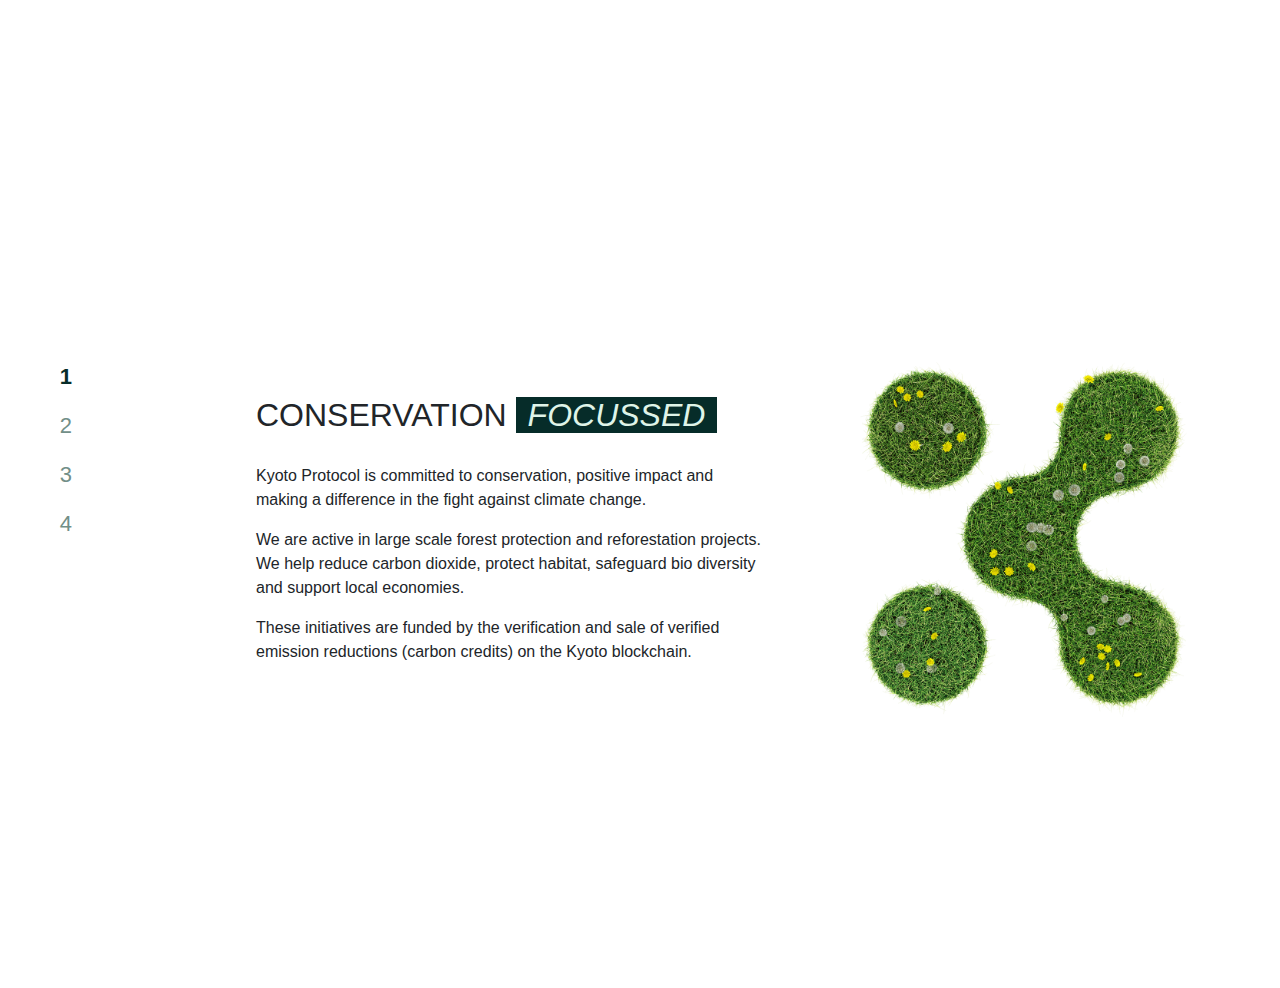
<file: scrollspy.html>
<!DOCTYPE html>
<html>
<head>
  <title>Bootstrap Example</title>
  <meta charset="utf-8">
  <meta name="viewport" content="width=device-width, initial-scale=1">
  <link href="https://maxcdn.bootstrapcdn.com/bootstrap/4.0.0/css/bootstrap.min.css" rel="stylesheet">
  <link href="custom.css" rel="stylesheet">
</head>
<body data-spy="scroll" data-target=".navbar" data-offset="50">
    <div class="container">
        <div class="row col-md-12 nav-centre">
          <div class="col-md-1 nav-centre">
            <nav id="NavbarList">
              <ul class="nav nav-pills flex-column">
                <li class="nav-item">
                  <a class="nav-link" href="#menu1">1</a>
                </li>
                <li class="nav-item">
                  <a class="nav-link" href="#menu2">2</a>
                </li>
                <li class="nav-item">
                  <a class="nav-link" href="#menu3">3</a>
                </li>
                <li class="nav-item">
                  <a class="nav-link" href="#menu4">4</a>
                </li>
              </ul>
            </nav>
          </div>
          <section id="scroll-fix" class="col-md-11">
          <div class="col-md-11 item-content" data-spy="scroll" data-target="#NavbarList" data-offset="0">
            <div id="menu1">
              <h3>CONSERVATION FOCUSSED</h3>
              <p>Kyoto Protocol is committed to conservation, positive impact and making a difference in the fight against climate change.</p>

              <p>We are active in large scale forest protection and reforestation projects. We help reduce carbon dioxide, protect habitat, safeguard bio diversity and support local economies. </p>
                
              <p>These initiatives are funded by the verification and sale of verified emission reductions (carbon credits) on the Kyoto blockchain.</p>
            </div>
            <div id="menu2" style="margin-top:15px;">
              <h3>Menu - 02</h3>
              <p>Lorem ipsum dolor sit amet, consectetur adipiscing elit, sed do eiusmod tempor incididunt ut labore et dolore magna aliqua. Ut enim ad minim veniam, quis nostrud exercitation ullamco laboris nisi ut aliquip ex ea commodo consequat. Duis aute irure
                dolor in reprehenderit in voluptate velit esse cillum dolore eu fugiat nulla pariatur. Excepteur sint occaecat cupidatat non proident, sunt in culpa qui officia deserunt mollit anim id est laborum.</p>
            </div>
            <div id="menu3" style="margin-top:15px;">
              <h3>Menu - 03</h3>
              <p>Lorem ipsum dolor sit amet, consectetur adipiscing elit, sed do eiusmod tempor incididunt ut labore et dolore magna aliqua. Ut enim ad minim veniam, quis nostrud exercitation ullamco laboris nisi ut aliquip ex ea commodo consequat. Duis aute irure
                dolor in reprehenderit in voluptate velit esse cillum dolore eu fugiat nulla pariatur. Excepteur sint occaecat cupidatat non proident, sunt in culpa qui officia deserunt mollit anim id est laborum.there's more content in this one than the other two</p>
            </div>
            <div id="menu4" style="margin-top:15px;">
              <h3>Menu - 04</h3>
              <p>Lorem ipsum dolor sit amet, consectetur adipiscing elit, sed do eiusmod tempor incididunt ut labore et dolore magna aliqua. Ut enim ad minim veniam, quis nostrud exercitation ullamco laboris nisi ut aliquip ex ea commodo consequat. Duis aute irure
                dolor in reprehenderit in voluptate velit esse cillum dolore eu fugiat nulla pariatur. Excepteur sint occaecat cupidatat non proident, sunt in culpa qui officia deserunt mollit anim id est laborum.there's more content in this one than the other two</p>
            </div>
          </section>
          </div>
          <div id="fake-scroll">
            <div id="logo"><figur title="Kyoto Foundation Logo"><img src="images/logo-window.png"></figure></div>
            <div id="menu1">
              <h2>CONSERVATION <span>FOCUSSED</span></h2>
              <p>Kyoto Protocol is committed to conservation, positive impact and making a difference in the fight against climate change.</p>
              <p>We are active in large scale forest protection and reforestation projects. We help reduce carbon dioxide, protect habitat, safeguard bio diversity and support local economies.</p> 
              <p>These initiatives are funded by the verification and sale of verified emission reductions (carbon credits) on the Kyoto blockchain.</p>
            </div>
            <div id="menu2"><h2>Some more text</h2><p>Lorem ipsum dolor sit amet, consectetur adipiscing elit, sed do eiusmod tempor incididunt ut labore et dolore magna aliqua. Ut enim ad minim veniam, quis nostrud exercitation ullamco laboris nisi ut aliquip ex ea commodo consequat. Duis aute irure
              dolor in reprehenderit in voluptate velit esse cillum dolore eu fugiat nulla pariatur. Excepteur sint occaecat cupidatat non proident, sunt in culpa qui officia deserunt mollit anim id est laborum.</p></div>
            <div id="menu3"><h2>Even more text</h2><p>Lorem ipsum dolor sit amet, consectetur adipiscing elit, sed do eiusmod tempor incididunt ut labore et dolore magna aliqua. Ut enim ad minim veniam, quis nostrud exercitation ullamco laboris nisi ut aliquip ex ea commodo consequat. Duis aute irure
              dolor in reprehenderit in voluptate velit esse cillum dolore eu fugiat nulla pariatur. Excepteur sint occaecat cupidatat non proident, sunt in culpa qui officia deserunt mollit anim id est laborum.</p></div>
            <div id="menu4"><h2>Even more, more text</h2><p>Lorem ipsum dolor sit amet, consectetur adipiscing elit, sed do eiusmod tempor incididunt ut labore et dolore magna aliqua. Ut enim ad minim veniam, quis nostrud exercitation ullamco laboris nisi ut aliquip ex ea commodo consequat. Duis aute irure
              dolor in reprehenderit in voluptate velit esse cillum dolore eu fugiat nulla pariatur. Excepteur sint occaecat cupidatat non proident, sunt in culpa qui officia deserunt mollit anim id est laborum.</p></div>
        </div>
        </div>
      </div>

      
      <script src="https://cdnjs.cloudflare.com/ajax/libs/popper.js/1.12.9/umd/popper.min.js"></script>
      <script src="https://ajax.googleapis.com/ajax/libs/jquery/3.3.1/jquery.min.js"></script>
      <script src="https://maxcdn.bootstrapcdn.com/bootstrap/4.0.0/js/bootstrap.min.js"></script>
      <script>
        $('[data-spy="scroll"]').each(function () {
            console.log('scrollspy loaded')
})
        $('[data-spy="scroll"]').on('activate.bs.scrollspy', function () {
  // do something...
  console.log('spying');
  $(".nav-link").each( function() {
            if( $(this).hasClass("active") == true ) {
               // $(this).removeClass("active");
                console.log($(this).html());
                var getActiveNav = $(this).html();
                $('.item-content div').attr("opacity", "0");
                $('.item-content div').removeClass('active');
                $('#fake-scroll div').removeClass('active');
              //  $('.item-content div#menu'+ getActiveNav).addClass('active');
                $('#fake-scroll div#menu'+ getActiveNav).addClass('active');
               // $('.item-content div#menu'+ getActiveNav +'.active').attr("opacity", "1");
            }
        });
})

      </script>
</body>
</html>
</file>
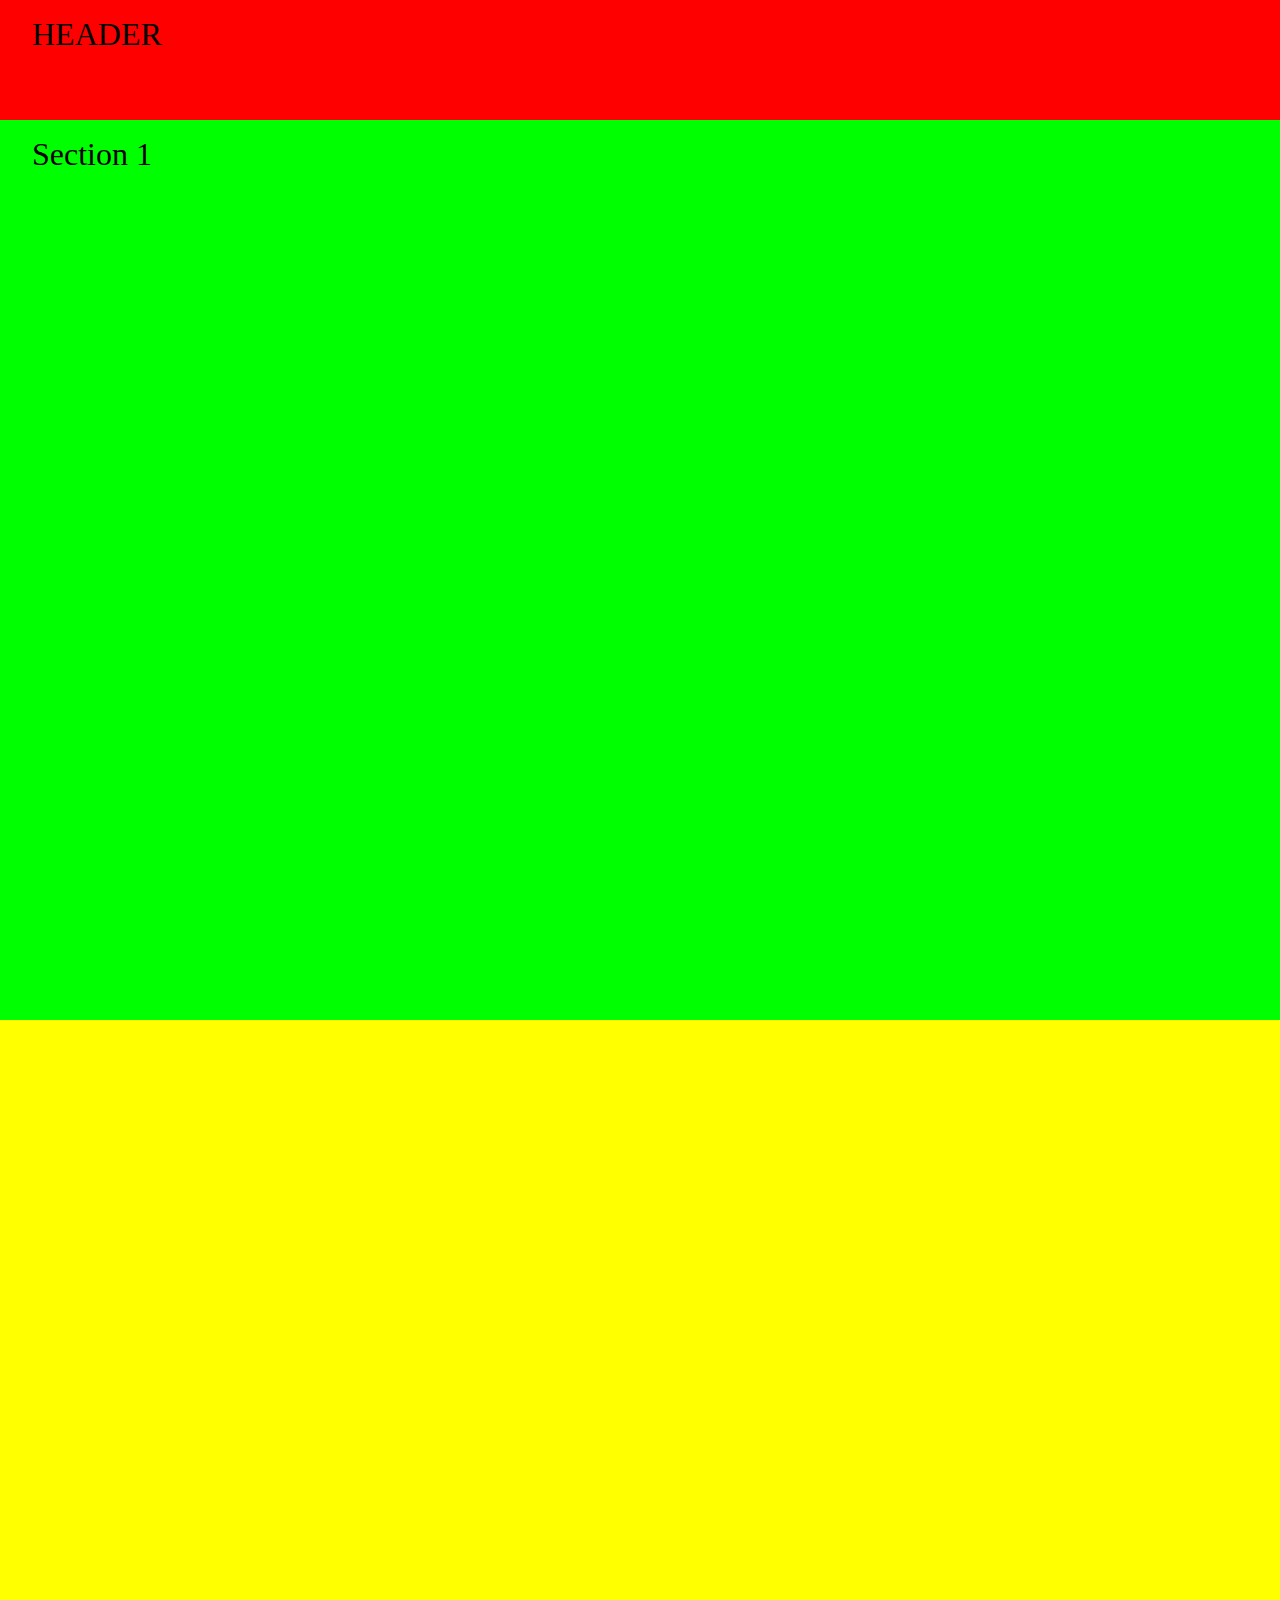
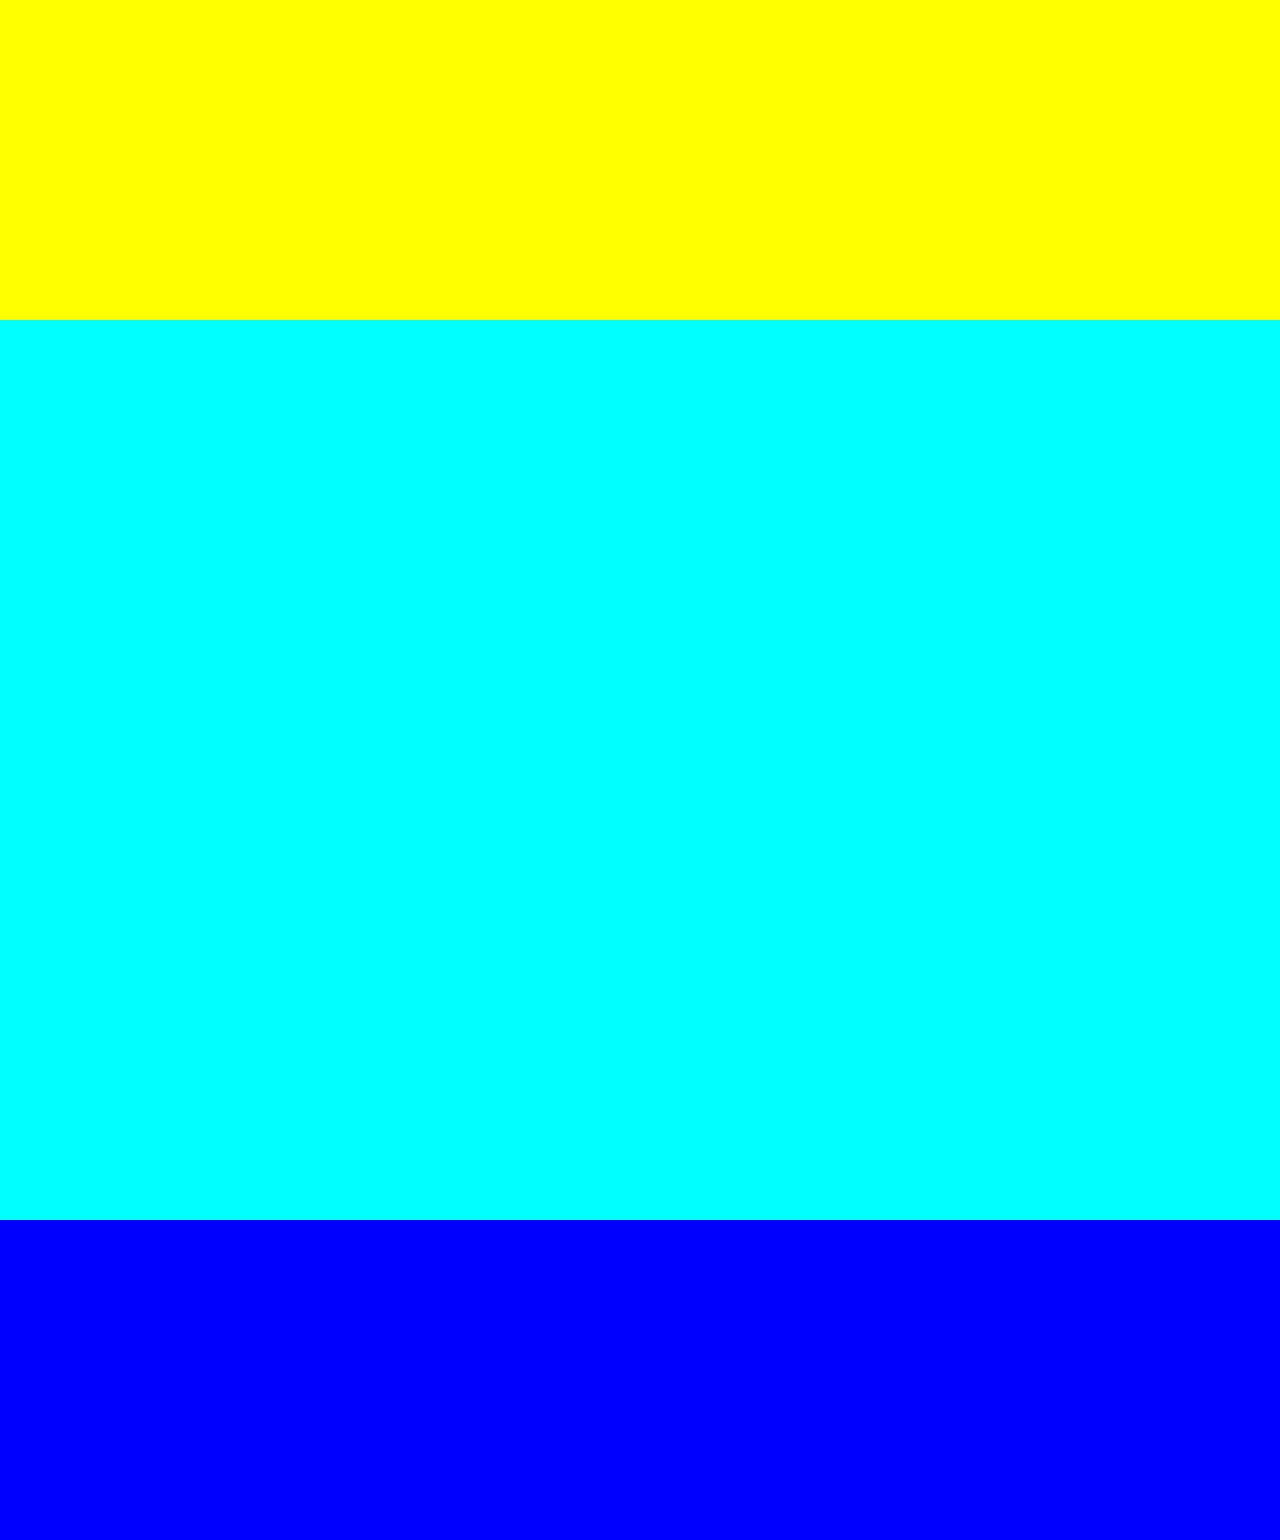
<file: snap-scroll.html>
<!DOCTYPE html>
<html lang="en">
	<head>
		<title>Snap Scroll</title>

		<meta charset="utf-8"/>
		<meta name="viewport" content="width=device-width,initial-scale=1"/>

		<style>
			* {
				margin:0;
				padding:0;
				border:0;
			}

			header {
				height:120px;
				background-color:#F00;
			}

			section {
				height:100vh;
			}
			section:nth-child(1){
				background-color:#0F0;
			}
			section:nth-child(2){
				background-color:#FF0;
			}
			section:nth-child(3){
				background-color:#0FF;
			}

			footer {
				height:320px;
				background-color:#00F;
			}

			span {
				display:inline-block;
				font-size:2em;
				margin:32px;
				opacity:0;
				transition:all 0.5s;
				transition-delay:0.2s;
			}
			.snap-scroll-visible span {
				margin-top:16px;
				opacity:1;
			}
		</style>
	</head>
	<body>
		<header><span>HEADER</span></header>
		<div>
			<section id="section1"><span>Section 1</span></section>
			<section id="section2"><span>Section 2</span></section>
			<section id="section3"><span>Section 3</span></section>
		</div>
		<footer><span>FOOTER</span></footer>

		<script src="https://ajax.googleapis.com/ajax/libs/jquery/3.3.1/jquery.min.js"></script>
		<script src="js/snap-scroll.js"></script>
		<script>
			var snapScroll = $("header, section, footer").SnapScroll({
				hashes:true
			});
			console.log(snapScroll);

			//Listen for active element change
			//You could listen globally like $(document)
			$("header").on(snapScroll.eventChangeActive, function(evt, newActive){
				console.log(evt, newActive);
			});

			//Listen for visible element change
			//You could listen on a specific element like $("header")
			$(document).on(snapScroll.eventChangeVisible, function(evt, visibleList){
				console.log(evt, visibleList.data);
			});
		</script>
	</body>
</html>
</file>
<file: custom.css>
body {
  position: relative;
}
#scroll-fix {overflow:hidden;position: relative;}
#scroll-fix ::-webkit-scrollbar {display:none;}
.nav-link {text-align:center;font-size: 16px;font-weight: 300;}
.item-content {
  height: 100vh;
  overflow: auto;
  scroll-snap-type: y mandatory;
  scroll-snap-stop: always;
  padding-right:15px;
  max-width: 100%;
}
#scrolling h2.why {font-size: 50px;line-height: 50px;position: absolute;bottom: 85%;top: 15%;left: 15%;display: inline-table;}
#scrolling h2.why span {font-style:italic;}
#fake-scroll {
    position: absolute;
    top: 88px;
    bottom: 0;
    right: 0px;
    width: 100%;
    z-index: 0;
    height: 100vh;
    min-height: 550px;
    display: flex;
    align-items: center;
    justify-content: end;
}
#fake-scroll h2 {font-weight:500; margin-bottom:30px}
#fake-scroll h2 span {font-style:italic;background: #062c29;color: #dff4e8;padding: 0px 12px;transition: 0.5s;}
#fake-scroll div{opacity:0;transition:1s;position: absolute;width: 80%;padding-right: 40%;/* margin-top: 115px; */}
#fake-scroll div.active{opacity:1;animation-delay:2s;transition:1s;}
#fake-scroll div#logo {opacity:1;width: 35%;padding-right: 5%;z-index: 0;position: relative;}
#fake-scroll div#logo img {max-width:100%}
.item-content div {
    scroll-snap-align: start;
    height: 70vh;
    margin-top: 5px;
    display: flex;
    flex-flow: column;
    align-items: flex-start;
    justify-content: center;
}
.nav-pills .nav-link.fakeactive {
  background-color: #ffffff;
  color: #072c29;
  font-weight:800;
  }
/* set opacity for fades */
.item-content div {visibility: hidden;transition:2s;}
.item-content div.active {opacity:1; transition:2s;}
.container {display: flex;height: 100vh;min-height: 550px;align-items: center;max-width: 100%;padding-left: 0%;position: relative;z-index: 3;/* overflow: hidden; */}

div#scrolling {padding-top: 88px;}
#scrollblocker{position:absolute;top:0px;left:0px;right:0px;bottom:0px;background: transparent;z-index: 26;display: none;}

.nav-pills .nav-link.active, .nav-pills .show>.nav-link {background-color: #ffffff;font-weight: 800;color: #072c29;}
.nav-pills .nav-link {color: #728f88;font-size: 22px;}
.nav-centre {
  align-items: center;
  position: relative;
  z-index:25;
  display: flex;
  justify-content: end;
}
</file>
